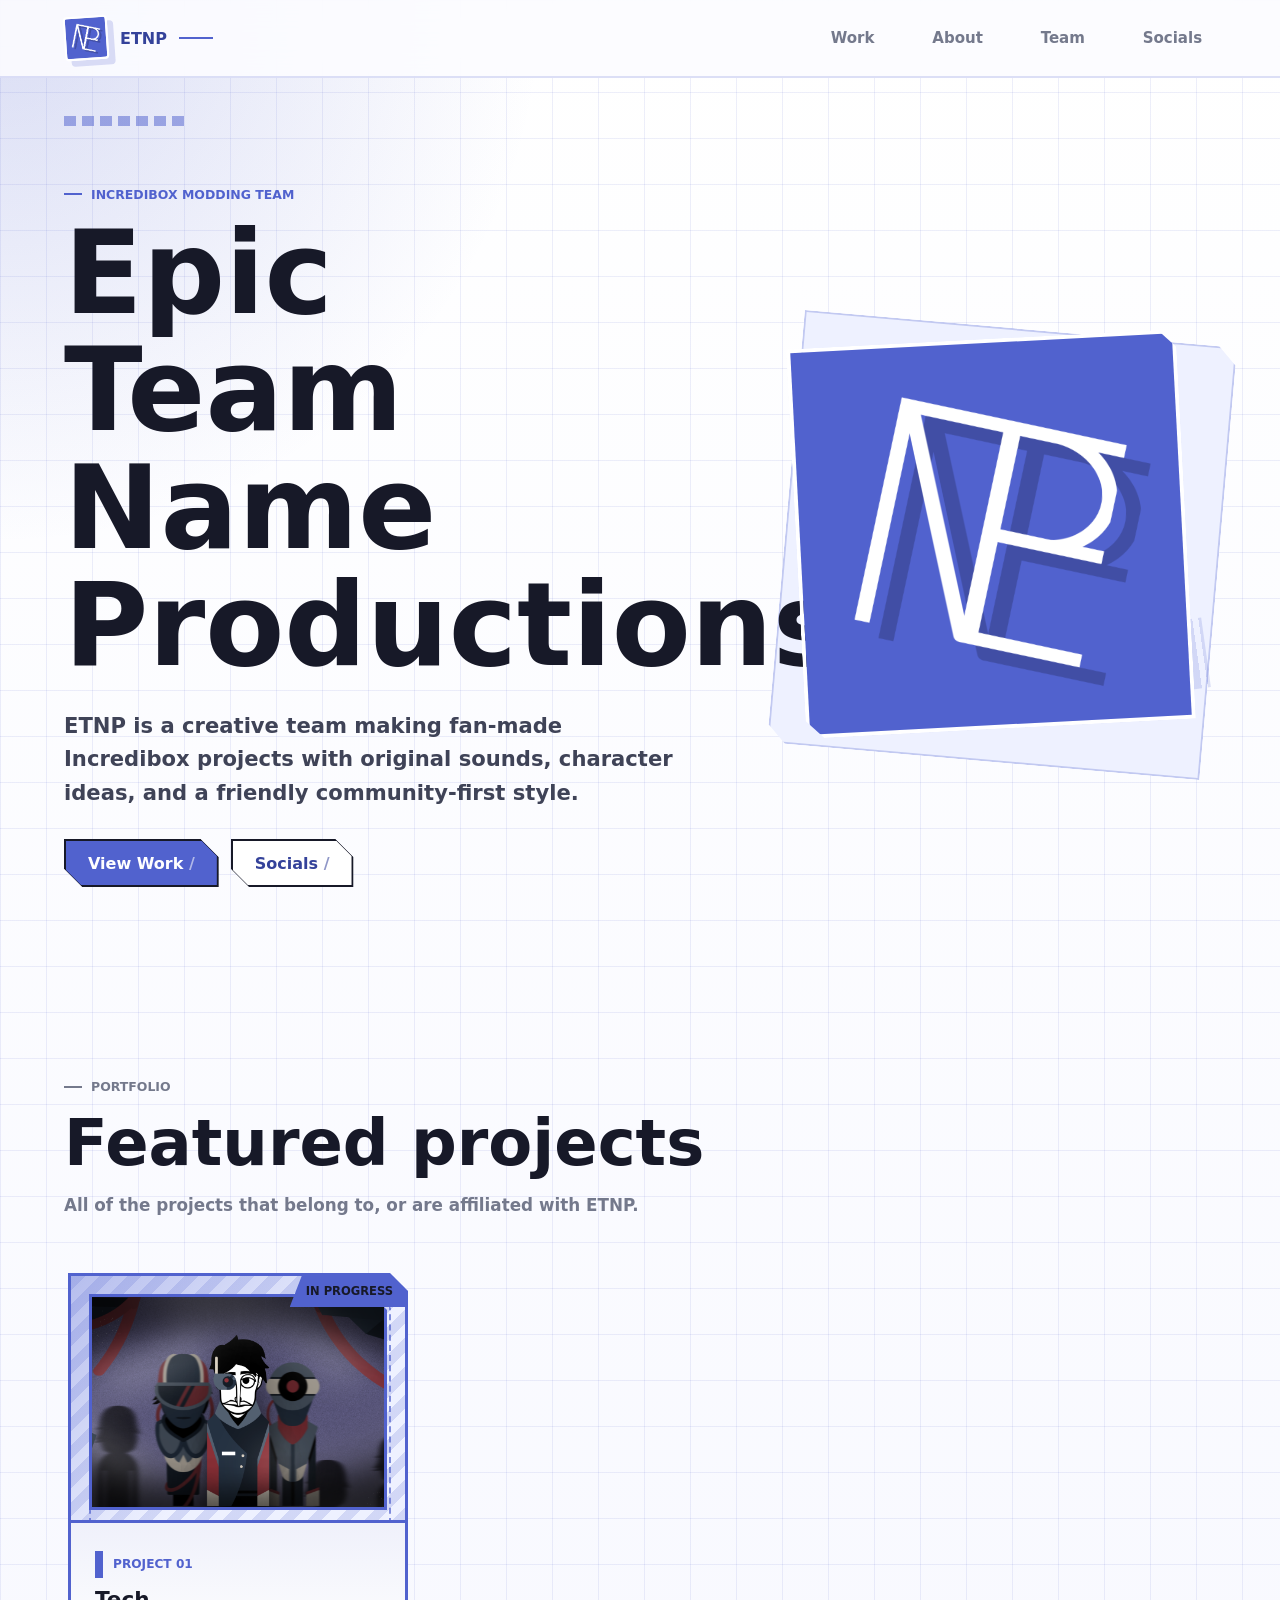
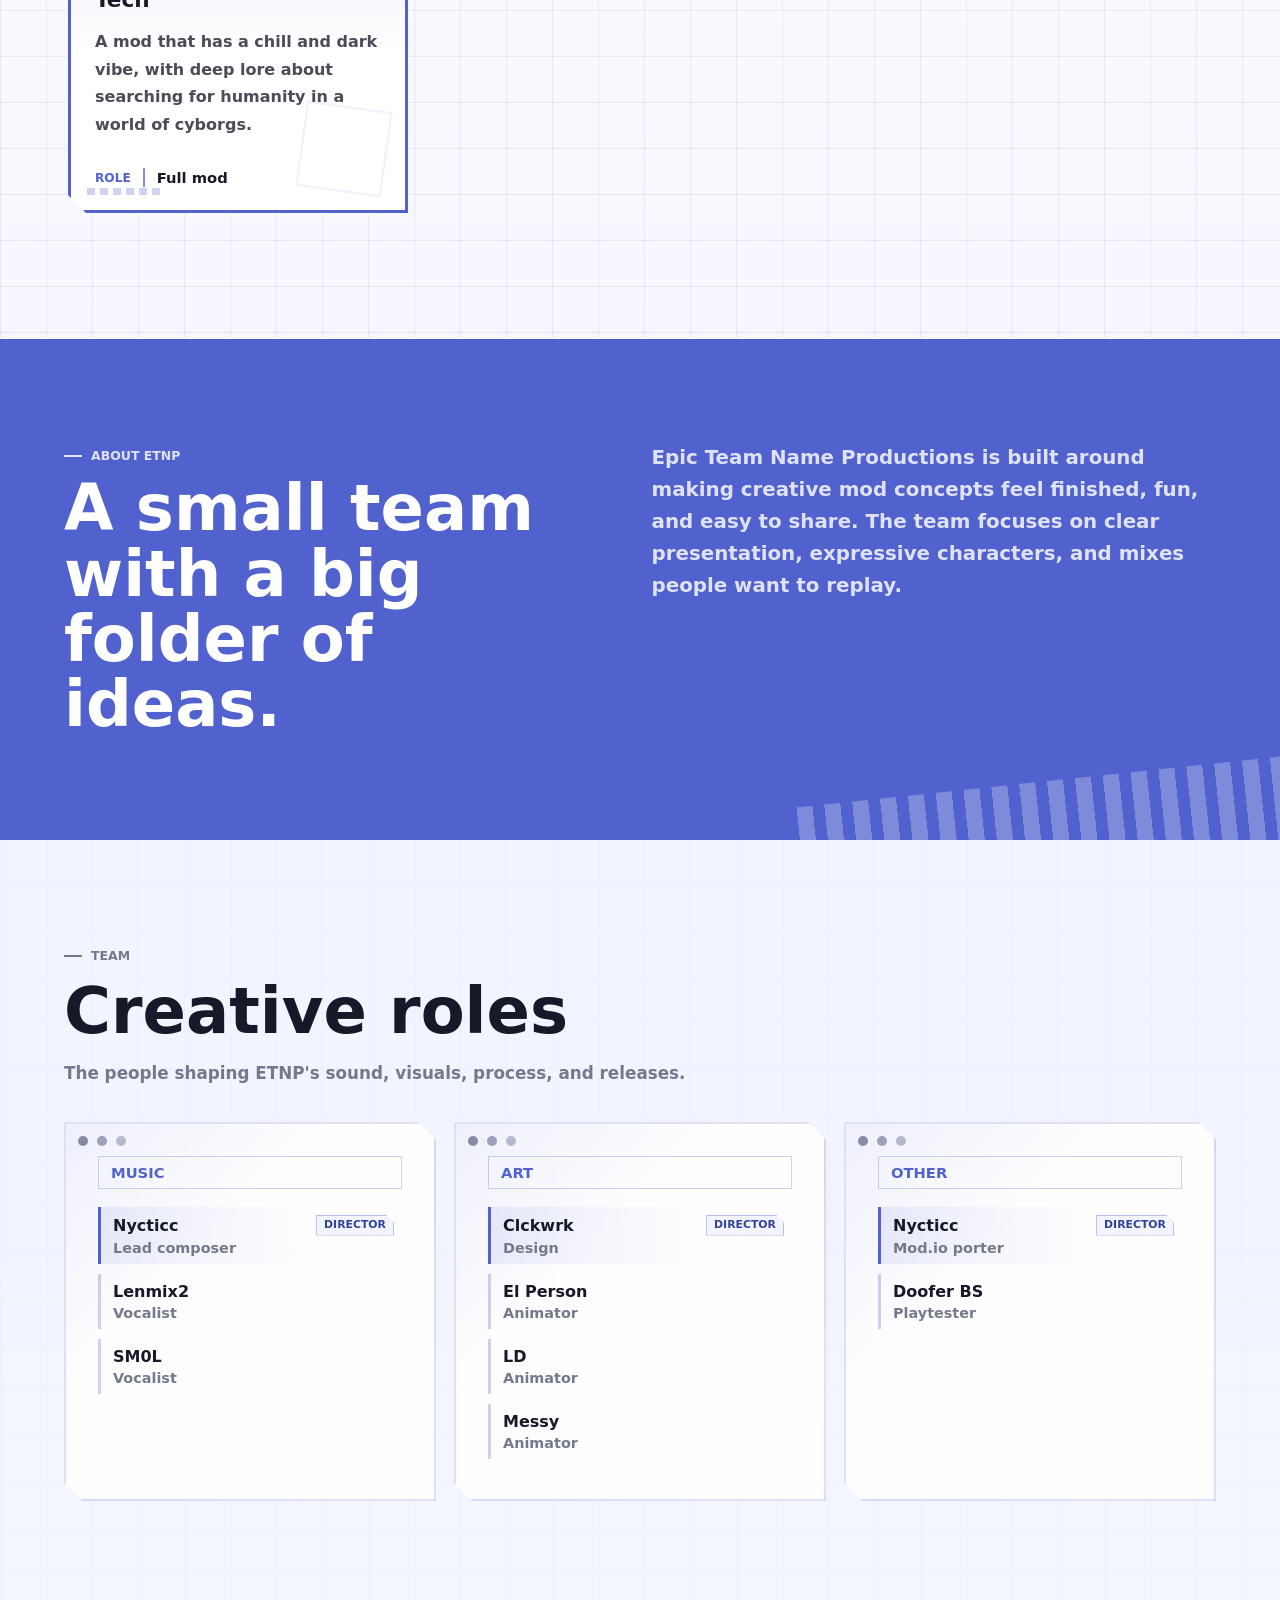
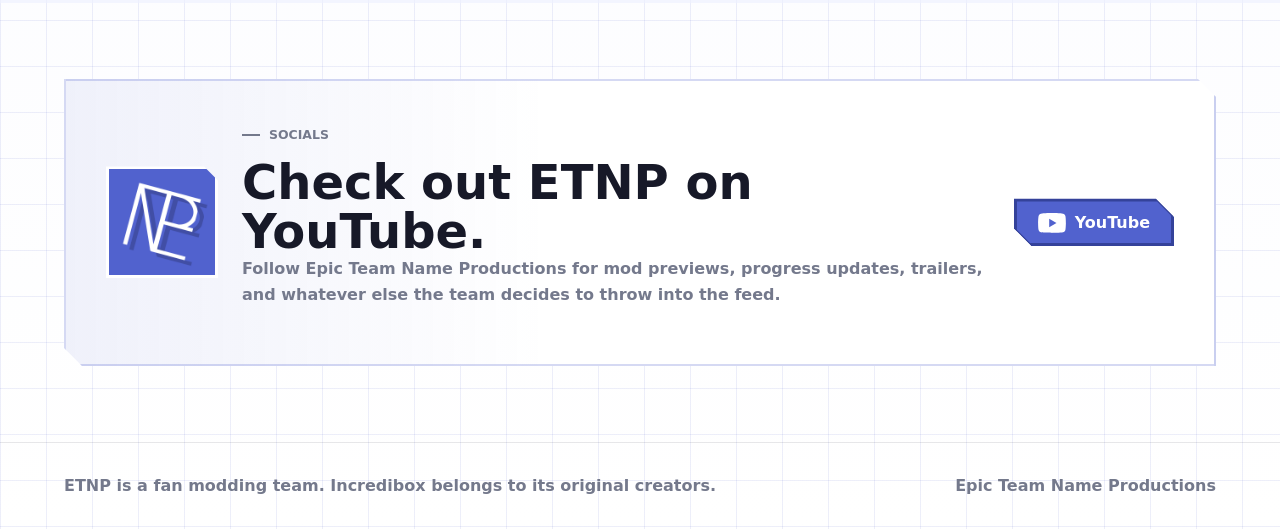
<file: index.html>
<!DOCTYPE html>
<html lang="en">
<head>
  <meta charset="UTF-8">
  <meta name="viewport" content="width=device-width, initial-scale=1.0">
  <title>ETNP | Epic Team Name Productions</title>
  <meta name="description" content="Epic Team Name Productions is an Incredibox modding team portfolio.">
  <link rel="icon" type="image/png" href="assets/etnp-logo.png">
  <link rel="stylesheet" href="styles.css">
  <style>
    .team-list article::after {
      top: 12px;
      left: 12px;
      right: auto;
      width: 10px;
      height: 10px;
      border-radius: 50%;
      background: #858ba7;
      box-shadow: 19px 0 #9ba0bb, 38px 0 #b5b9cd;
      transition: background-color 260ms ease, box-shadow 260ms ease;
    }

    .team-list article:hover::after {
      background: #ff5f57;
      box-shadow: 19px 0 #febc2e, 38px 0 #28c840;
    }
  </style>
</head>
<body>
  <header class="site-header">
    <a class="brand" href="/" aria-label="ETNP home">
      <img src="assets/etnp-logo.png" alt="ETNP logo">
      <span>ETNP</span>
    </a>
    <nav aria-label="Primary navigation">
      <a href="#work">Work</a>
      <a href="#about">About</a>
      <a href="#team">Team</a>
      <a href="#socials">Socials</a>
    </nav>
  </header>

  <main id="top">
    <section class="hero">
      <div class="hero-copy">
        <p class="kicker">Incredibox modding team</p>
        <h1>Epic Team Name Productions</h1>
        <p class="intro">ETNP is a creative team making fan-made Incredibox projects with original sounds, character ideas, and a friendly community-first style.</p>
        <div class="hero-actions">
          <a class="button primary" href="#work"><span>View Work</span></a>
          <a class="button secondary" href="#socials"><span>Socials</span></a>
        </div>
      </div>
      <div class="hero-logo" aria-hidden="true">
        <img src="assets/etnp-logo.png" alt="">
      </div>
    </section>

    <section class="section work" id="work">
      <div class="section-heading">
        <p class="kicker">Portfolio</p>
        <h2>Featured projects</h2>
        <p>All of the projects that belong to, or are affiliated with ETNP.</p>
      </div>
      <div class="project-slider">
        <div class="project-controls" aria-label="Project slider controls">
          <button class="slider-button" type="button" data-project-scroll="-1" aria-label="Previous project">‹</button>
          <button class="slider-button" type="button" data-project-scroll="1" aria-label="Next project">›</button>
        </div>
        <div class="project-viewport" id="projectSlider" tabindex="0" aria-label="Scrollable project cards">
          <div class="project-grid">
            <!--
              To add a card: copy from CARD START through CARD END and paste it inside this project-grid.
              To remove a card: delete from CARD START through CARD END.
              Every card uses the exact same structure. Edit colors, status, image, title, text, and details.
              Set href to the local project page that this card should open.
              --tile-main is the accent, --tile-bg is the image/background area, --tile-panel is behind text, and --tile-ink is text.
            -->
            <!-- CARD START: delete from this line through CARD END to remove this card. -->
            <a class="project-card tech-card" href="projects/tech/" data-local-href="projects/tech/index.html" style="--tile-main: #ab2934; --tile-bg: #151c26; --tile-panel: #211923; --tile-ink: #f3d4d6;" data-status="in progress" aria-label="Open the Tech project page">
              <div class="project-image">
                <img src="assets/tech-logo.png" alt="Project preview placeholder">
              </div>
              <div class="project-info">
                <p class="project-label">Project 01</p>
                <h3>Tech</h3>
                <p>A mod that has a chill and dark vibe, with deep lore about searching for humanity in a world of cyborgs.</p>
                <div class="project-meta" aria-label="Project details">
                  <span>Role</span>
                  <strong>Full mod</strong>
                </div>
              </div>
            </a>
            <!-- CARD END -->

            
            </div>
        </div>
      </div>
    </section>

    <section class="section about" id="about">
      <div>
        <p class="kicker">About ETNP</p>
        <h2>A small team with a big folder of ideas.</h2>
      </div>
      <p>Epic Team Name Productions is built around making creative mod concepts feel finished, fun, and easy to share. The team focuses on clear presentation, expressive characters, and mixes people want to replay.</p>
    </section>

    <section class="section team" id="team">
      <div class="section-heading">
        <p class="kicker">Team</p>
        <h2>Creative roles</h2>
        <p>The people shaping ETNP's sound, visuals, process, and releases.</p>
      </div>
      <div class="team-list">
        <article data-role="Music">
          <ul class="member-list">
            <li class="is-director">
              <span class="member-name">Nycticc</span>
              <span class="member-title">Lead composer</span>
              <strong>Director</strong>
            </li>
            <li>
              <span class="member-name">Lenmix2</span>
              <span class="member-title">Vocalist</span>
            </li>
            <li>
              <span class="member-name">SM0L</span>
              <span class="member-title">Vocalist</span>
            </li>
          </ul>
        </article>
        <article data-role="Art">
          <ul class="member-list">
            <li class="is-director">
              <span class="member-name">Clckwrk</span>
              <span class="member-title">Design</span>
              <strong>Director</strong>
            </li>
            <li>
              <span class="member-name">El Person</span>
              <span class="member-title">Animator</span>
            </li>
            <li>
              <span class="member-name">LD</span>
              <span class="member-title">Animator</span>
            </li>
            <li>
              <span class="member-name">Messy</span>
              <span class="member-title">Animator</span>
            </li>
            <li>
              <span class="member-name">Steze</span>
              <span class="member-title">Animator</span>
            </li>
            <li>
              <span class="member-name">Hexaopaz</span>
              <span class="member-title">Teaser animator</span>
            </li>
            <li>
              <span class="member-name">Edynwkase</span>
              <span class="member-title">Concept artist</span>
            </li>
            <li>
              <span class="member-name">Toha</span>
              <span class="member-title">Concept artist</span>
            </li>
          </ul>
        </article>
        <article data-role="Other">
          <ul class="member-list">
            <li class="is-director">
              <span class="member-name">Nycticc</span>
              <span class="member-title">Mod.io porter</span>
              <strong>Director</strong>
            </li>
            <li>
              <span class="member-name">Doofer BS</span>
              <span class="member-title">Playtester</span>
            </li>
          </ul>
        </article>
      </div>
    </section>

    <section class="contact" id="socials">
      <img src="assets/etnp-logo.png" alt="ETNP logo mark">
      <div>
        <p class="kicker">Socials</p>
        <h2>Check out ETNP on YouTube.</h2>
        <p>Follow Epic Team Name Productions for mod previews, progress updates, trailers, and whatever else the team decides to throw into the feed.</p>
      </div>
      <a class="button primary social-button" href="https://youtube.com/@epicteamnameproductions?si=JfxLOUmA2asnbASn">
        <svg class="youtube-icon" viewBox="0 0 28 20" aria-hidden="true" focusable="false">
          <path d="M27.4 3.1c-.3-1.2-1.2-2.1-2.4-2.4C22.9.1 14 .1 14 .1S5.1.1 3 .7C1.8 1 .9 1.9.6 3.1.1 5.3.1 10 .1 10s0 4.7.5 6.9c.3 1.2 1.2 2.1 2.4 2.4 2.1.6 11 .6 11 .6s8.9 0 11-.6c1.2-.3 2.1-1.2 2.4-2.4.5-2.2.5-6.9.5-6.9s0-4.7-.5-6.9Z"></path>
          <path d="M11.2 14.2V5.8l7.3 4.2-7.3 4.2Z"></path>
        </svg>
        <span>YouTube</span>
      </a>
    </section>
  </main>

  <footer>
    <p>ETNP is a fan modding team. Incredibox belongs to its original creators.</p>
    <p>Epic Team Name Productions</p>
  </footer>
  <script src="script.js"></script>
</body>
</html>
</file>
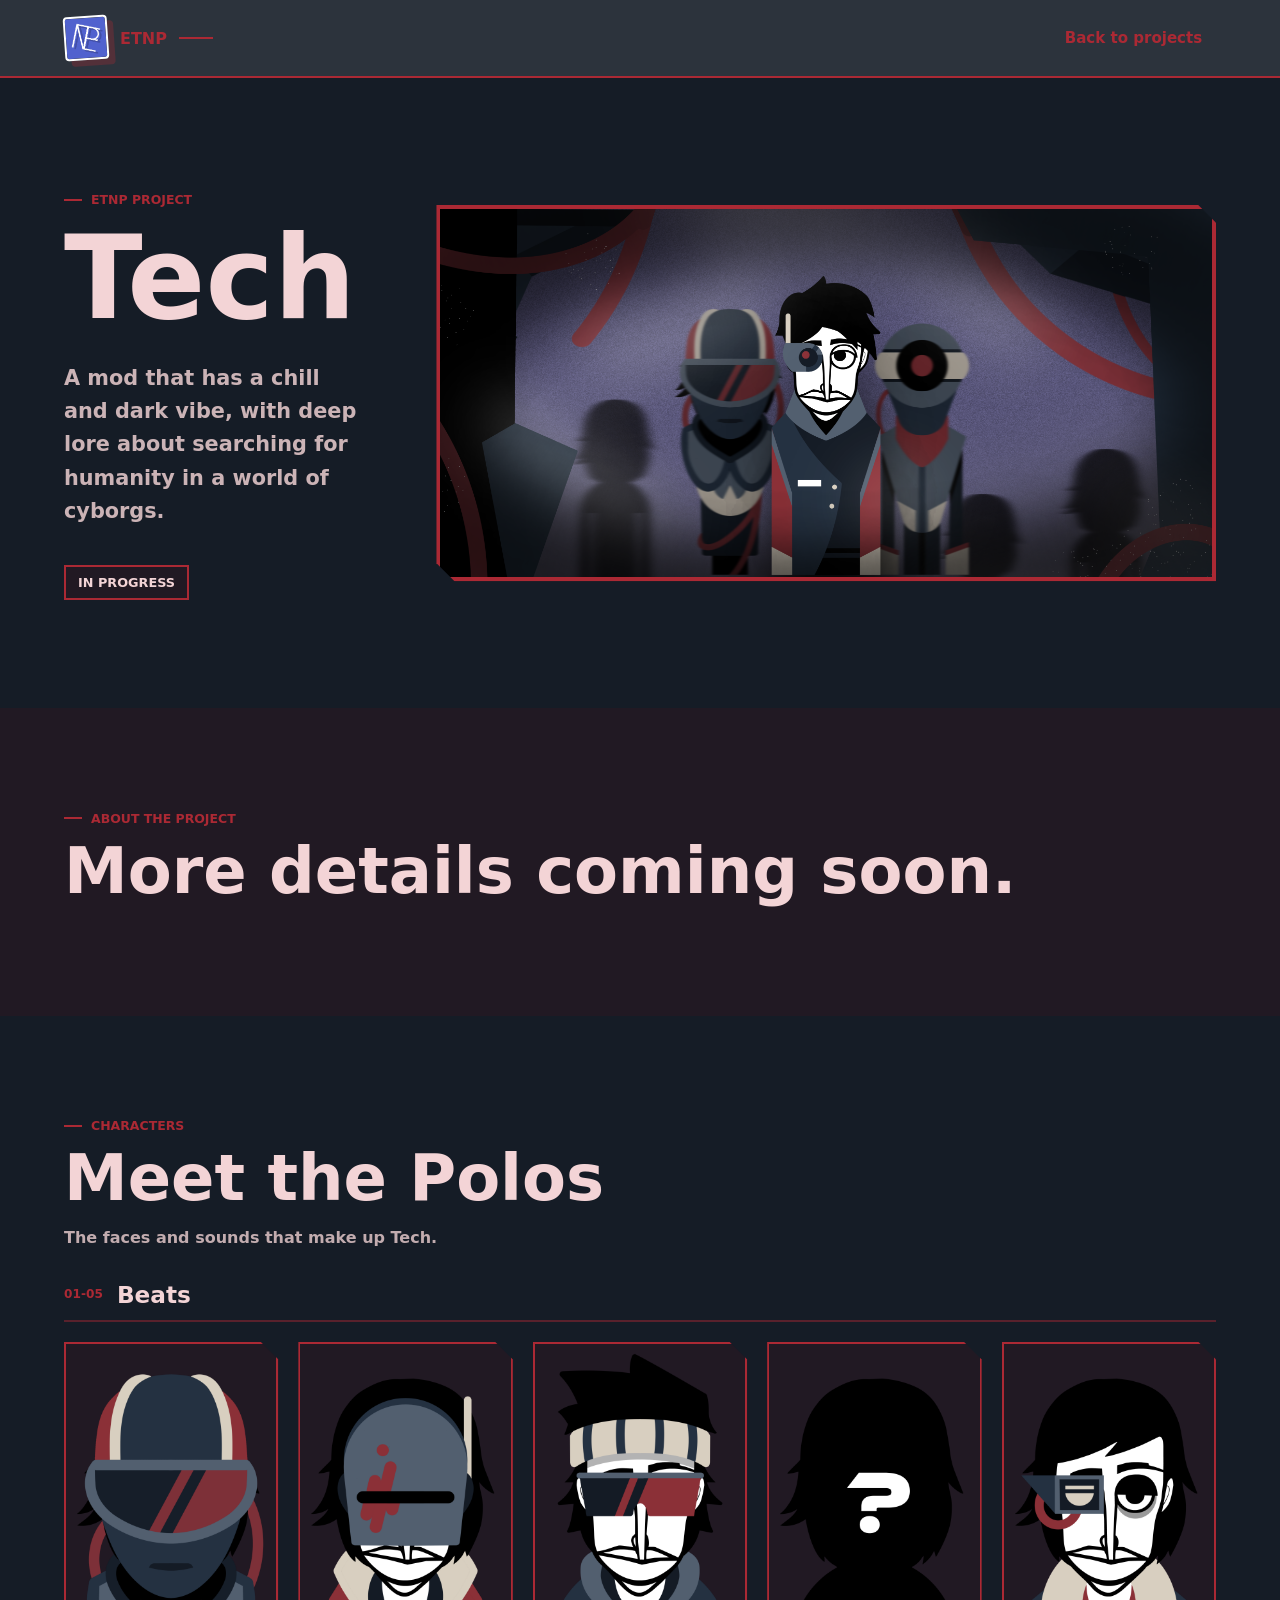
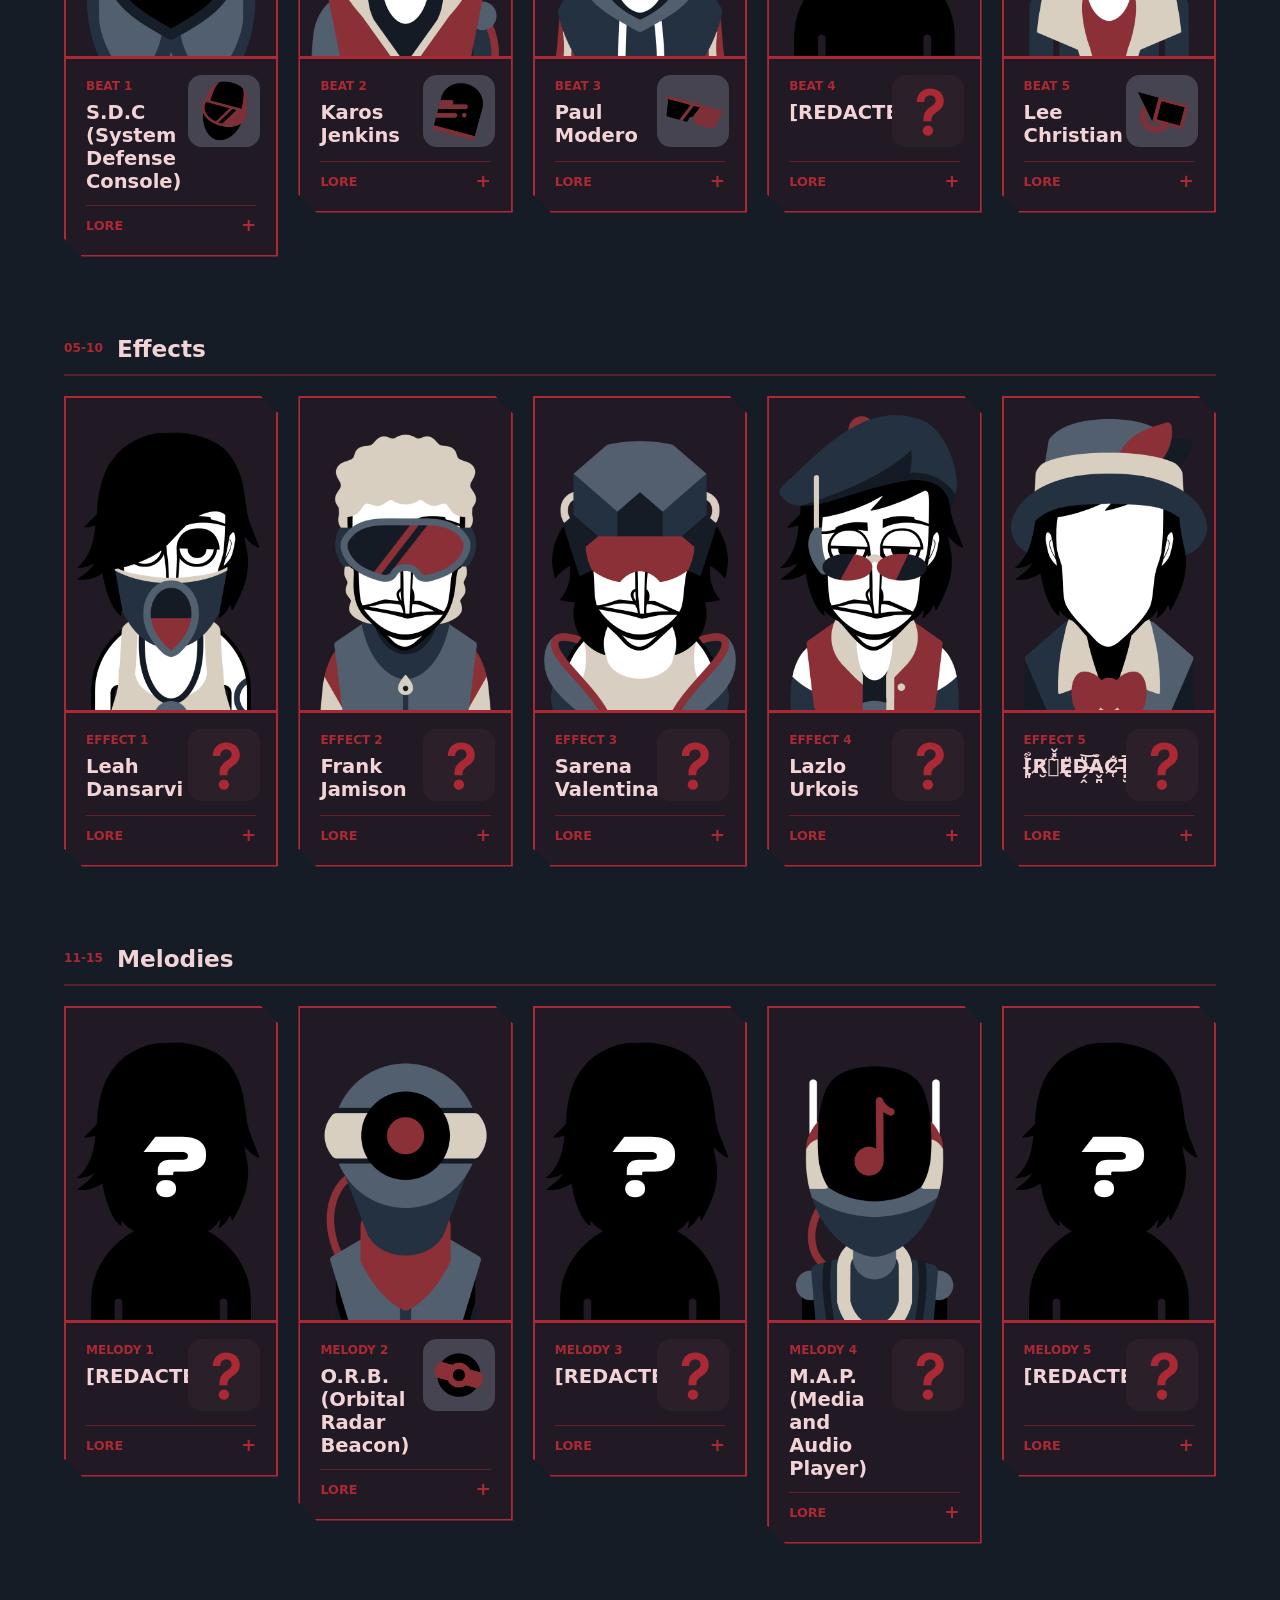
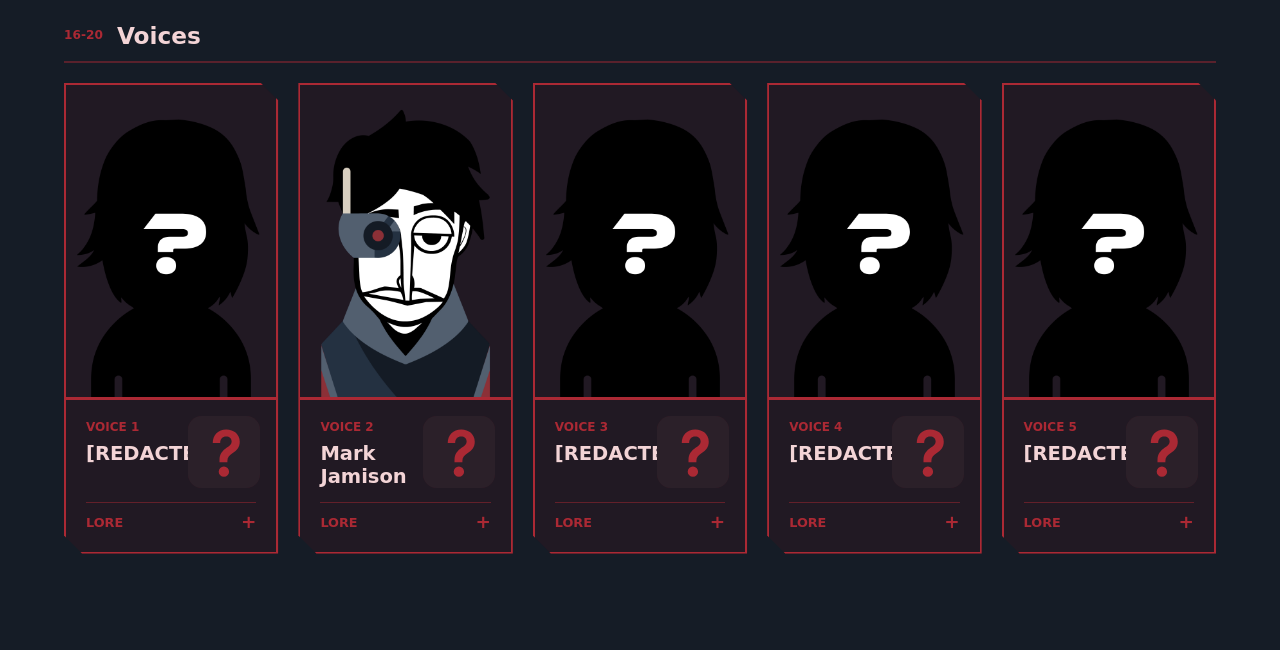
<file: projects/tech/index.html>
<!DOCTYPE html>
<html lang="en">
<head>
  <meta charset="UTF-8">
  <meta name="viewport" content="width=device-width, initial-scale=1.0">
  <title>Tech | ETNP</title>
  <meta name="description" content="Tech, an Incredibox mod by Epic Team Name Productions.">
  <link rel="icon" type="image/png" href="../../assets/etnp-logo.png">
  <link rel="stylesheet" href="../../styles.css">
  <style>
    .project-detail-hero {
      grid-template-columns: minmax(260px, 0.55fr) minmax(0, 1.45fr);
    }

    .project-detail-hero > img {
      width: min(100%, 1380px);
      height: auto;
      aspect-ratio: auto;
      object-fit: contain;
      justify-self: end;
    }

    .polo-card > div {
      position: relative;
      padding-right: 20px;
    }

    .polo-card > div > span,
    .polo-card > div > h3 {
      padding-right: 84px;
    }

    .polo-card h3 {
      min-height: 3rem;
    }

    .polo-description {
      interpolate-size: allow-keywords;
    }

    .polo-description::details-content {
      block-size: 0;
      overflow: hidden;
      opacity: 0;
      transition:
        block-size 300ms ease,
        opacity 220ms ease,
        content-visibility 300ms allow-discrete;
    }

    .polo-description[open]::details-content {
      block-size: auto;
      opacity: 1;
    }

    .polo-description[open] p {
      animation: none;
    }
    .polo-card .polo-icon {
      position: absolute;
      top: 16px;
      right: 16px;
      width: 72px;
      height: 72px;
      aspect-ratio: 1;
      border: 0;
      border-radius: 14px;
      background: color-mix(in srgb, var(--project-main) 14%, transparent);
      object-fit: contain;
      object-position: center;
    }
  </style>
</head>
<body class="project-page" style="--project-main: #ab2934; --project-bg: #151c26; --project-panel: #211923; --project-ink: #f3d4d6;">
  <header class="site-header">
    <a class="brand" href="/" aria-label="Back to ETNP home">
      <img src="../../assets/etnp-logo.png" alt="ETNP logo">
      <span>ETNP</span>
    </a>
    <nav aria-label="Project navigation">
      <a href="/">Back to projects</a>
    </nav>
  </header>

  <main class="project-detail">
    <section class="project-detail-hero">
      <div class="project-detail-copy">
        <p class="kicker">ETNP project</p>
        <h1>Tech</h1>
        <p>A mod that has a chill and dark vibe, with deep lore about searching for humanity in a world of cyborgs.</p>
        <span class="project-detail-status">In progress</span>
      </div>
      <img src="../../assets/tech-logo.png" alt="Tech project artwork">
    </section>

    <section class="project-detail-content">
      <p class="kicker">About the project</p>
      <h2>More details coming soon.</h2>
      <p></p>
    </section>

    <section class="polo-section" id="polos">
      <div class="polo-heading">
        <p class="kicker">Characters</p>
        <h2>Meet the Polos</h2>
        <p>The faces and sounds that make up Tech.</p>
      </div>
      <div class="polo-groups">
        <section class="polo-group">
          <div class="polo-group-heading">
            <span>01-05</span>
            <h3>Beats</h3>
          </div>
          <div class="polo-grid">
            <!-- Copy a complete polo-card block to add another character. Change polo-icon src to that character's icon file. -->
            <article class="polo-card">
              <img src="../../assets/polos/Punk.png" alt="Polo character placeholder">
              <div>
                <img class="polo-icon" src="../../assets/picto/sdc.png" alt="Icon placeholder">
                <span>Beat 1</span>
                <h3>S.D.C (System Defense Console)</h3>
                <details class="polo-description">
                  <summary>Lore</summary>
                  <p>Built by P.S.U. to manage most, if not all of their automated systems. It is located at the top of the P.S.U. Headquarters. Despite this, it seems oddly... human. P.S.U. refuses to give more information about, or allow anyone close to it.</p>
                </details>
              </div>
            </article>
            <article class="polo-card">
              <img src="../../assets/polos/Electro.png" alt="Polo character placeholder">
              <div>
                <img class="polo-icon" src="../../assets/picto/karos.png" alt="Icon placeholder">
                <span>Beat 2</span>
                <h3>Karos Jenkins</h3>
                <details class="polo-description">
                  <summary>Lore</summary>
                  <p>A leading lieutenant for P.S.U., often opting for the extreme solutions to his problems. He always prefers steel over flesh, hence his cybernetic arm. He could've saved that arm but he insisted on replacing it. He then went and replaced most of, if not his whole body despite constant warnings about it.</p>
                </details>
              </div>
            </article>
            <article class="polo-card">
              <img src="../../assets/polos/Hyper.png" alt="Polo character placeholder">
              <div>
                <img class="polo-icon" src="../../assets/picto/paul.png" alt="Icon placeholder">
                <span>Beat 3</span>
                <h3>Paul Modero</h3>
                <details class="polo-description">
                  <summary>Lore</summary>
                  <p>A fitness trainer for P.S.U. He rejected cybernetics for their "lack of skill required" in favor of his natural agility, aside from the respiratory enhancements needed to survive on Earth. He is typically jogging anywhere he can in his free time</p>
                </details>
              </div>
            </article>
            <article class="polo-card">
              <img src="../../assets/polos/REDACTED.png" alt="Polo character placeholder">
              <div>
                <img class="polo-icon" src="../../assets/polos/icon-placeholder.svg" alt="Icon placeholder">
                <span>Beat 4</span>
                <h3>[REDACTED]</h3>
                <details class="polo-description">
                  <summary>Lore</summary>
                  <p>[REDACTED]</p>
                </details>
              </div>
            </article>
            <article class="polo-card">
              <img src="../../assets/polos/Evol.png" alt="Polo character placeholder">
              <div>
                <img class="polo-icon" src="../../assets/picto/evol.png" alt="Icon placeholder">
                <span>Beat 5</span>
                <h3>Lee Christian</h3>
                <details class="polo-description">
                  <summary>Lore</summary>
                  <p>The main contractor for P.S.U. He is one of few people to not really embrace cybernetics as another enjoyer of nature. More specifically animals hence why he adopted some of humanities few far between cats remaining on the planet.</p>
                </details>
              </div>
            </article>
          </div>
        </section>
        <section class="polo-group">
          <div class="polo-group-heading">
            <span>05-10</span>
            <h3>Effects</h3>
          </div>
          <div class="polo-grid">
            <!-- Copy a complete polo-card block to add another character. Change polo-icon src to that character's icon file. -->
            <article class="polo-card">
              <img src="../../assets/polos/July.png" alt="Polo character placeholder">
              <div>
                <img class="polo-icon" src="../../assets/polos/icon-placeholder.svg" alt="Icon placeholder">
                <span>Effect 1</span>
                <h3>Leah Dansarvi</h3>
                <details class="polo-description">
                  <summary>Lore</summary>
                  <p>A protest leader against the advancement of technology and environmental destruction, despite this fact she is actually rather socially awkward in practice of anything but protesting. Her rebreather was a medical installation for her panic attacks much to her displeasure.</p>
                </details>
              </div>
            </article>
            <article class="polo-card">
              <img src="../../assets/polos/Remark.png" alt="Polo character placeholder">
              <div>
                <img class="polo-icon" src="../../assets/polos/icon-placeholder.svg" alt="Icon placeholder">
                <span>Effect 2</span>
                <h3>Frank Jamison</h3>
                <details class="polo-description">
                  <summary>Lore</summary>
                  <p>He is Mark's brother, who Mark presumed was dead after a severe car accident. He is the leading manager of F.H.I., and typically spends his time in his lavish home in the outskirts.</p>
                </details>
              </div>
            </article>
            <article class="polo-card">
              <img src="../../assets/polos/Lenny.png" alt="Polo character placeholder">
              <div>
                <img class="polo-icon" src="../../assets/polos/icon-placeholder.svg" alt="Icon placeholder">
                <span>Effect 3</span>
                <h3>Sarena Valentina</h3>
                <details class="polo-description">
                  <summary>Lore</summary>
                  <p>A popular socialite. Typically a figurehead or model for most company branding including the U.E.T.A., P.S.U., or F.H.I. Despite this, she envies Leah's looks to a point of a dynamic rivalry between the two. Almost like they like each other or something.</p>
                </details>
              </div>
            </article>
            <article class="polo-card">
              <img src="../../assets/polos/Artist.png" alt="Polo character placeholder">
              <div>
                <img class="polo-icon" src="../../assets/polos/icon-placeholder.svg" alt="Icon placeholder">
                <span>Effect 4</span>
                <h3>Lazlo Urkois</h3>
                <details class="polo-description">
                  <summary>Lore</summary>
                  <p>A dropout artist working under the U.E.T.A., he's rather passionate about his creations, typically helping to maintenance the many creations of the association. So much so, that he installed a cybernetic ear that gives him pings when a robot is in any form of need for maintenance</p>
                </details>
              </div>
            </article>
            <article class="polo-card">
              <img src="../../assets/polos/Faceless.png" alt="Polo character placeholder">
              <div>
                <img class="polo-icon" src="../../assets/polos/icon-placeholder.svg" alt="Icon placeholder">
                <span>Effect 5</span>
                <h3>[̵͈̀͋R̸̮͕̀̽̌E̷̢̎D̴̗̭̎͝Ă̶̬̪C̷̜̐T̶̨̺̫̃̅̕Ę̶̉Ḏ̵̤̉]̸̗̣̤͐</h3>
                <details class="polo-description">
                  <summary>Lore</summary>
                  <p>As much as known, this is the mysterious enigma of a leader running the U.E.T.A. He redacted his own file after his leadership started. It's unknown wether the lack of his face is truly a physical property, a mask, or just an illusion of sorts.</p>
                </details>
              </div>
            </article>
          </div>
        </section>
        <section class="polo-group">
          <div class="polo-group-heading">
            <span>11-15</span>
            <h3>Melodies</h3>
          </div>
          <div class="polo-grid">
            <!-- Copy a complete polo-card block to add another character. Change polo-icon src to that character's icon file. -->
            <article class="polo-card">
              <img src="../../assets/polos/REDACTED.png" alt="Polo character placeholder">
              <div>
                <img class="polo-icon" src="../../assets/polos/icon-placeholder.svg" alt="Icon placeholder">
                <span>Melody 1</span>
                <h3>[REDACTED]</h3>
                <details class="polo-description">
                  <summary>Lore</summary>
                  <p>[REDACTED]</p>
                </details>
              </div>
            </article>
            <article class="polo-card">
              <img src="../../assets/polos/Orbit.png" alt="Polo character placeholder">
              <div>
                <img class="polo-icon" src="../../assets/picto/orb.png" alt="Icon placeholder">
                <span>Melody 2</span>
                <h3>O.R.B. (Orbital Radar Beacon)</h3>
                <details class="polo-description">
                  <summary>Lore</summary>
                  <p>A fully autonomous robot designated to relay and broadcast orbital signals. They used to be widespread but eventually resources were stretched so thin that only one remained. Created by U.E.T.A.</p>
                </details>
              </div>
            </article>
            <article class="polo-card">
              <img src="../../assets/polos/REDACTED.png" alt="Polo character placeholder">
              <div>
                <img class="polo-icon" src="../../assets/polos/icon-placeholder.svg" alt="Icon placeholder">
                <span>Melody 3</span>
                <h3>[REDACTED]</h3>
                <details class="polo-description">
                  <summary>Lore</summary>
                  <p>[REDACTED]</p>
                </details>
              </div>
            </article>
            <article class="polo-card">
              <img src="../../assets/polos/Daft.png" alt="Polo character placeholder">
              <div>
                <img class="polo-icon" src="../../assets/polos/icon-placeholder.svg" alt="Icon placeholder">
                <span>Melody 4</span>
                <h3>M.A.P. (Media and Audio Player)</h3>
                <details class="polo-description">
                  <summary>Lore</summary>
                  <p>An odd creation by the U.E.T.A., solely based for recreation. Despite the oddity of this one, it seems to get special attention from Lazlo. Though there are many of this kind, it's the only one fully upgraded to it's maximum potential</p>
                </details>
              </div>
            </article>
            <article class="polo-card">
              <img src="../../assets/polos/REDACTED.png" alt="Polo character placeholder">
              <div>
                <img class="polo-icon" src="../../assets/polos/icon-placeholder.svg" alt="Icon placeholder">
                <span>Melody 5</span>
                <h3>[REDACTED]</h3>
                <details class="polo-description">
                  <summary>Lore</summary>
                  <p>[REDACTED]</p>
                </details>
              </div>
            </article>
          </div>
        </section>
        <section class="polo-group">
          <div class="polo-group-heading">
            <span>16-20</span>
            <h3>Voices</h3>
          </div>
          <div class="polo-grid">
            <!-- Copy a complete polo-card block to add another character. Change polo-icon src to that character's icon file. -->
            <article class="polo-card">
              <img src="../../assets/polos/REDACTED.png" alt="Polo character placeholder">
              <div>
                <img class="polo-icon" src="../../assets/polos/icon-placeholder.svg" alt="Icon placeholder">
                <span>Voice 1</span>
                <h3>[REDACTED]</h3>
                <details class="polo-description">
                  <summary>Lore</summary>
                  <p>[REDACTED]</p>
                </details>
              </div>
            </article>
            <article class="polo-card">
              <img src="../../assets/polos/Astral.png" alt="Polo character placeholder">
              <div>
                <img class="polo-icon" src="../../assets/polos/icon-placeholder.svg" alt="Icon placeholder">
                <span>Voice 2</span>
                <h3>Mark Jamison</h3>
                <details class="polo-description">
                  <summary>Lore</summary>
                  <p>A recently awoken person from the past. A literal man out of time. He seems very conflicted about the future laid before him. In his time, he was rather passionate about nature, often having tended to gardens of his own make.</p>
                </details>
              </div>
            </article>
            <article class="polo-card">
              <img src="../../assets/polos/REDACTED.png" alt="Polo character placeholder">
              <div>
                <img class="polo-icon" src="../../assets/polos/icon-placeholder.svg" alt="Icon placeholder">
                <span>Voice 3</span>
                <h3>[REDACTED]</h3>
                <details class="polo-description">
                  <summary>Lore</summary>
                  <p>[REDACTED]</p>
                </details>
              </div>
            </article>
            <article class="polo-card">
              <img src="../../assets/polos/REDACTED.png" alt="Polo character placeholder">
              <div>
                <img class="polo-icon" src="../../assets/polos/icon-placeholder.svg" alt="Icon placeholder">
                <span>Voice 4</span>
                <h3>[REDACTED]</h3>
                <details class="polo-description">
                  <summary>Lore</summary>
                  <p>[REDACTED]</p>
                </details>
              </div>
            </article>
            <article class="polo-card">
              <img src="../../assets/polos/REDACTED.png" alt="Polo character placeholder">
              <div>
                <img class="polo-icon" src="../../assets/polos/icon-placeholder.svg" alt="Icon placeholder">
                <span>Voice 5</span>
                <h3>[REDACTED]</h3>
                <details class="polo-description">
                  <summary>Lore</summary>
                  <p>[REDACTED]</p>
                </details>
              </div>
            </article>
          </div>
        </section>
      </div>
    </section>
  </main>
  <script src="../../script.js"></script>
</body>
</html>
</file>
<file: styles.css>
:root {
  --brand: #5162ce;
  --brand-dark: #34429a;
  --brand-soft: #eef1ff;
  --project-card-width: 340px;
  --project-card-height: 540px;
  --ink: #171928;
  --text: #3f4357;
  --muted: #74798c;
  --paper: #fcfcff;
  --panel: #ffffff;
  --line: rgba(23, 25, 40, 0.1);
  --shadow: 0 22px 60px rgba(36, 46, 112, 0.12);
  --angle: polygon(0 0, calc(100% - 18px) 0, 100% 18px, 100% 100%, 18px 100%, 0 calc(100% - 18px));
}

@property --card-main {
  syntax: "<color>";
  inherits: true;
  initial-value: #5162ce;
}

@property --card-bg {
  syntax: "<color>";
  inherits: true;
  initial-value: #eef1ff;
}

@property --card-panel {
  syntax: "<color>";
  inherits: true;
  initial-value: #ffffff;
}

@property --card-ink {
  syntax: "<color>";
  inherits: true;
  initial-value: #171928;
}
* {
  box-sizing: border-box;
}

html {
  scroll-behavior: smooth;
}

body {
  margin: 0;
  background:
    linear-gradient(90deg, color-mix(in srgb, var(--brand) 10%, transparent) 1px, transparent 1px),
    linear-gradient(180deg, color-mix(in srgb, var(--brand) 10%, transparent) 1px, transparent 1px),
    radial-gradient(circle at top left, color-mix(in srgb, var(--brand) 22%, transparent), transparent 34rem),
    linear-gradient(180deg, #ffffff 0%, #f7f8ff 52%, #ffffff 100%);
  background-size: 46px 46px, 46px 46px, auto, auto;
  color: var(--ink);
  font-family: Inter, ui-sans-serif, system-ui, -apple-system, BlinkMacSystemFont, "Segoe UI", sans-serif;
  transition: background 260ms ease;
}

body,
.site-header,
.brand,
.brand::after,
.brand img,
nav a,
nav a::before,
nav a::after,
.hero::before,
.kicker,
.button::after,
.hero-logo::before,
.hero-logo::after,
.about,
.team,
.contact,
.team-list article,
.team-list article::before,
.team-list article::after {
  transition:
    background 260ms ease,
    background-color 260ms ease,
    border-color 260ms ease,
    box-shadow 260ms ease,
    color 260ms ease,
    opacity 260ms ease,
    transform 160ms ease;
}

a {
  color: inherit;
  text-decoration: none;
}

.site-header {
  position: sticky;
  top: 0;
  z-index: 10;
  display: flex;
  align-items: center;
  justify-content: space-between;
  gap: 22px;
  padding: 16px clamp(18px, 5vw, 72px);
  background: rgba(252, 252, 255, 0.9);
  border-bottom: 2px solid color-mix(in srgb, var(--brand) 18%, transparent);
  backdrop-filter: blur(18px);
}

.brand {
  position: relative;
  display: inline-flex;
  align-items: center;
  gap: 12px;
  color: var(--brand-dark);
  font-weight: 800;
}

.brand::after {
  width: 34px;
  height: 2px;
  content: "";
  background: var(--brand);
}

.brand img {
  width: 44px;
  height: 44px;
  border: 2px solid #fff;
  border-radius: 4px;
  object-fit: cover;
  box-shadow: 6px 6px 0 color-mix(in srgb, var(--brand) 20%, transparent);
  transform: rotate(-4deg);
}

nav {
  display: flex;
  align-items: center;
  gap: clamp(12px, 3vw, 30px);
  color: var(--muted);
  font-size: 0.94rem;
  font-weight: 700;
}

nav a {
  position: relative;
  padding: 8px 4px;
  transition: color 160ms ease, transform 160ms ease;
}

nav a::before,
nav a::after {
  color: var(--brand);
  opacity: 0;
  transition: opacity 160ms ease, transform 160ms ease;
}

nav a::before {
  content: "[";
  margin-right: 3px;
  transform: translateX(4px);
}

nav a::after {
  content: "]";
  margin-left: 3px;
  transform: translateX(-4px);
}

nav a:hover,
nav a:focus-visible {
  color: var(--brand);
  transform: translateY(-1px);
}

nav a:hover::before,
nav a:hover::after,
nav a:focus-visible::before,
nav a:focus-visible::after {
  opacity: 1;
  transform: translateX(0);
}

.hero {
  position: relative;
  min-height: calc(100vh - 75px);
  display: grid;
  grid-template-columns: minmax(280px, 1fr) minmax(260px, 0.72fr);
  align-items: center;
  gap: clamp(32px, 6vw, 86px);
  padding: clamp(52px, 8vw, 112px) clamp(18px, 5vw, 72px) clamp(44px, 7vw, 84px);
}

.hero::before {
  position: absolute;
  left: clamp(18px, 5vw, 72px);
  top: 38px;
  width: 126px;
  height: 10px;
  content: "";
  background: repeating-linear-gradient(90deg, var(--brand) 0 12px, transparent 12px 18px);
  opacity: 0.52;
  z-index: 0;
}

.hero-copy {
  position: relative;
  z-index: 1;
  max-width: 760px;
}

.kicker {
  display: inline-flex;
  align-items: center;
  gap: 9px;
  margin: 0 0 13px;
  color: var(--brand);
  font-size: 0.78rem;
  font-weight: 800;
  letter-spacing: 0;
  text-transform: uppercase;
}

.kicker::before {
  width: 18px;
  height: 2px;
  content: "";
  background: currentColor;
}

h1,
h2,
h3,
p {
  margin-top: 0;
}

h1,
h2 {
  letter-spacing: 0;
  line-height: 1.02;
}

h1 {
  max-width: 11ch;
  margin-bottom: 24px;
  font-size: clamp(3.7rem, 9vw, 8rem);
  font-weight: 900;
  text-wrap: balance;
}

h2 {
  margin-bottom: 0;
  font-size: clamp(2rem, 5vw, 4.4rem);
  font-weight: 800;
}

h3 {
  margin-bottom: 10px;
  font-size: 1.22rem;
}

.intro {
  max-width: 660px;
  color: var(--text);
  font-size: clamp(1.08rem, 2vw, 1.32rem);
  font-weight: 600;
  line-height: 1.58;
}

.hero-actions {
  display: flex;
  flex-wrap: wrap;
  gap: 12px;
  margin-top: 30px;
}

.button {
  position: relative;
  display: inline-flex;
  min-height: 48px;
  align-items: center;
  justify-content: center;
  border: 0;
  border-radius: 0;
  clip-path: var(--angle);
  padding: 0 24px;
  font-weight: 800;
  isolation: isolate;
  transition: transform 160ms ease;
}

.button::before {
  position: absolute;
  inset: 0;
  z-index: -2;
  content: "";
  background: var(--ink);
  clip-path: var(--angle);
}

.button::after {
  position: absolute;
  inset: 2px;
  z-index: -1;
  content: "";
  clip-path: polygon(0 0, calc(100% - 15px) 0, 100% 15px, 100% 100%, 15px 100%, 0 calc(100% - 15px));
  transition: transform 160ms ease, background 160ms ease;
}

.button span::after {
  content: "  /";
  color: currentColor;
  opacity: 0.55;
}

.social-button {
  align-items: center;
  gap: 9px;
}

.social-button > span::after {
  content: "";
}

.youtube-icon {
  width: 28px;
  height: 20px;
  flex: 0 0 auto;
  fill: currentColor;
  transform: translateY(1px);
}

.youtube-icon path:last-child {
  fill: var(--brand);
}

.button:hover,
.button:focus-visible {
  transform: translate(-3px, -3px);
}

.button:hover::after,
.button:focus-visible::after {
  transform: translate(5px, 5px);
}

.button.social-button::before {
  background: var(--brand-dark);
}

.button.social-button::after {
  inset: 3px;
  clip-path: polygon(0 0, calc(100% - 14px) 0, 100% 14px, 100% 100%, 14px 100%, 0 calc(100% - 14px));
}

.button.social-button:hover,
.button.social-button:focus-visible {
  box-shadow: 6px 6px 0 color-mix(in srgb, var(--brand-dark) 28%, transparent);
}

.button.social-button:hover::after,
.button.social-button:focus-visible::after {
  transform: none;
}

.button.primary {
  color: #fff;
}

.button.primary::after {
  background: var(--brand);
}

.button.secondary {
  color: var(--brand-dark);
}

.button.secondary::after {
  background: #fff;
}

.hero-logo {
  position: relative;
  display: grid;
  place-items: center;
}

.hero-logo::before {
  position: absolute;
  width: min(74vw, 430px);
  aspect-ratio: 1;
  border: 2px solid color-mix(in srgb, var(--brand) 28%, transparent);
  border-radius: 0;
  content: "";
  background: var(--brand-soft);
  clip-path: var(--angle);
  transform: rotate(5deg) translate(12px, 10px);
}

.hero-logo::after {
  position: absolute;
  right: 2%;
  bottom: 7%;
  width: 44%;
  height: 18%;
  content: "";
  background: repeating-linear-gradient(90deg, var(--brand) 0 9px, transparent 9px 15px);
  opacity: 0.18;
  transform: rotate(-8deg);
}

.hero-logo img {
  position: relative;
  z-index: 1;
  width: min(72vw, 390px);
  aspect-ratio: 1;
  border: 4px solid #fff;
  border-radius: 0;
  object-fit: cover;
  box-shadow: var(--shadow);
  clip-path: var(--angle);
  transform: rotate(-3deg);
}

.section {
  padding: clamp(58px, 8vw, 104px) clamp(18px, 5vw, 72px);
}

.section-heading {
  max-width: 860px;
  margin-bottom: 34px;
}

.section-heading p,
.about > p,
.team-list p,
.contact p,
footer {
  color: var(--muted);
  font-weight: 600;
  line-height: 1.62;
}

.section-heading > p:last-child {
  max-width: 660px;
  margin-top: 16px;
  font-size: 1.05rem;
}

.project-slider {
  display: grid;
  gap: 16px;
}

.project-controls {
  display: flex;
  justify-content: flex-end;
  gap: 10px;
}

.slider-button {
  display: grid;
  place-items: center;
  width: 44px;
  height: 40px;
  padding: 0 0 7px;
  border: 2px solid var(--ink);
  color: var(--brand-dark);
  background: #fff;
  clip-path: polygon(0 0, calc(100% - 12px) 0, 100% 12px, 100% 100%, 12px 100%, 0 calc(100% - 12px));
  cursor: pointer;
  font: 900 1.85rem/1 Inter, ui-sans-serif, system-ui, sans-serif;
  transition: transform 160ms ease, box-shadow 160ms ease, opacity 160ms ease;
}

.slider-button:hover,
.slider-button:focus-visible {
  box-shadow: 5px 5px 0 color-mix(in srgb, var(--brand) 26%, transparent);
  transform: translate(-2px, -2px);
}

.slider-button:disabled {
  cursor: not-allowed;
  opacity: 0.42;
  transform: none;
  box-shadow: none;
}

.slider-button[hidden] {
  display: none;
}

.project-viewport {
  max-width: 100%;
  overflow-x: auto;
  overflow-y: hidden;
  padding: 4px 16px 24px 4px;
  scroll-behavior: smooth;
  scroll-snap-type: x mandatory;
  scrollbar-color: var(--brand) color-mix(in srgb, var(--brand-soft) 70%, #fff);
}

.project-viewport:focus-visible {
  outline: 3px solid color-mix(in srgb, var(--brand) 46%, transparent);
  outline-offset: 8px;
}

.project-viewport::-webkit-scrollbar {
  height: 12px;
}

.project-viewport::-webkit-scrollbar-track {
  background: color-mix(in srgb, var(--brand-soft) 70%, #fff);
}

.project-viewport::-webkit-scrollbar-thumb {
  border: 3px solid color-mix(in srgb, var(--brand-soft) 70%, #fff);
  background: var(--brand);
}

.project-grid {
  display: flex;
  width: max-content;
  gap: 22px;
}

.project-card,
.team-list article {
  position: relative;
  border: 2px solid color-mix(in srgb, var(--brand) 18%, transparent);
  border-radius: 0;
  background: rgba(255, 255, 255, 0.9);
  box-shadow: 8px 8px 0 color-mix(in srgb, var(--brand) 12%, transparent);
  clip-path: var(--angle);
  overflow: hidden;
  transition: transform 180ms ease, box-shadow 180ms ease, border-color 180ms ease;
}

.team-list article {
  display: flex;
  min-height: 320px;
  flex-direction: column;
  padding: clamp(22px, 3vw, 32px);
  background:
    linear-gradient(135deg, color-mix(in srgb, var(--brand) 9%, transparent), transparent 36%),
    rgba(255, 255, 255, 0.9);
}

.project-card {
  --tile-main: var(--brand);
  --tile-bg: var(--brand-soft);
  --tile-panel: #ffffff;
  --tile-ink: var(--ink);
  --card-main: var(--brand);
  --card-bg: var(--brand-soft);
  --card-panel: #ffffff;
  --card-ink: var(--ink);
  display: grid;
  grid-template-rows: auto 1fr;
  width: var(--project-card-width);
  height: var(--project-card-height);
  flex: 0 0 var(--project-card-width);
  scroll-snap-align: start;
  border-color: var(--card-main);
  background: var(--card-bg);
  box-shadow: 10px 10px 0 color-mix(in srgb, var(--card-main) 20%, transparent);
  transition:
    transform 180ms ease,
    box-shadow 180ms ease,
    border-color 180ms ease,
    background-color 180ms ease;
}

.project-card:hover,
.project-card:focus-visible {
  --card-main: var(--tile-main);
  --card-bg: var(--tile-bg);
  --card-panel: var(--tile-panel);
  --card-ink: var(--tile-ink);
}

.project-card::before,
.project-card::after,
.project-image,
.project-image::before,
.project-image img,
.project-info,
.project-info::after,
.project-card .project-label,
.project-card h3,
.project-card p,
.project-meta span,
.project-meta strong {
  transition:
    color 180ms ease,
    border-color 180ms ease,
    background-color 180ms ease,
    box-shadow 180ms ease,
    opacity 180ms ease;
}
.project-card::before {
  position: absolute;
  right: 0;
  top: 0;
  z-index: 2;
  padding: 8px 12px 9px 16px;
  color: var(--card-ink);
  content: attr(data-status);
  background: var(--card-main);
  clip-path: polygon(12px 0, 100% 0, 100% 100%, 0 100%);
  font-size: 0.72rem;
  font-weight: 800;
  text-transform: uppercase;
}

.project-card::after,
.team-list article::after {
  position: absolute;
  right: 18px;
  top: 18px;
  width: 62px;
  height: 7px;
  content: "";
  background: repeating-linear-gradient(90deg, var(--brand) 0 8px, transparent 8px 13px);
  opacity: 0.28;
}

.team-list article::after {
  width: 50px;
  height: 12px;
  background:
    radial-gradient(circle at 6px 6px, #ff5f57 0 5px, transparent 5.5px),
    radial-gradient(circle at 25px 6px, #febc2e 0 5px, transparent 5.5px),
    radial-gradient(circle at 44px 6px, #28c840 0 5px, transparent 5.5px);
  opacity: 1;
}

.project-card::after {
  left: 16px;
  right: auto;
  top: auto;
  bottom: 15px;
  width: 78px;
  background: repeating-linear-gradient(90deg, var(--card-main) 0 8px, transparent 8px 13px);
}

.project-card:hover,
.team-list article:hover {
  border-color: color-mix(in srgb, var(--brand) 40%, transparent);
  box-shadow: 14px 14px 0 color-mix(in srgb, var(--brand) 18%, transparent);
  transform: translate(-3px, -3px);
}

.project-card:hover {
  border-color: color-mix(in srgb, var(--card-main) 58%, transparent);
  box-shadow: 15px 15px 0 color-mix(in srgb, var(--card-main) 26%, transparent);
}

.project-image {
  position: relative;
  height: 244px;
  padding: 18px 18px 0;
  background:
    repeating-linear-gradient(135deg, color-mix(in srgb, var(--card-main) 18%, transparent) 0 10px, transparent 10px 20px),
    linear-gradient(135deg, color-mix(in srgb, var(--card-main) 36%, transparent), transparent 58%),
    var(--card-bg);
}

.project-image::before {
  position: absolute;
  left: 18px;
  top: 18px;
  width: calc(100% - 36px);
  height: calc(100% - 18px);
  content: "";
  border: 2px dashed color-mix(in srgb, var(--card-main) 70%, transparent);
  clip-path: polygon(0 0, calc(100% - 14px) 0, 100% 14px, 100% 100%, 0 100%);
}

.project-image img {
  position: relative;
  z-index: 1;
  width: 100%;
  height: 216px;
  display: block;
  border: 3px solid var(--card-main);
  object-fit: cover;
  clip-path: polygon(0 0, calc(100% - 16px) 0, 100% 16px, 100% 100%, 0 100%);
  box-shadow: 0 14px 30px color-mix(in srgb, var(--card-main) 18%, transparent);
}

.project-info {
  position: relative;
  display: flex;
  flex-direction: column;
  gap: 10px;
  min-height: 0;
  padding: 28px 24px 30px;
  border-top: 3px solid var(--card-main);
  background:
    linear-gradient(180deg, color-mix(in srgb, var(--card-main) 9%, transparent), transparent 46%),
    var(--card-panel);
}

.project-info > * {
  position: relative;
  z-index: 1;
}

.project-info::after {
  position: absolute;
  right: 18px;
  bottom: 18px;
  width: 82px;
  height: 82px;
  content: "";
  border: 2px solid color-mix(in srgb, var(--card-main) 28%, transparent);
  opacity: 0.34;
  transform: rotate(8deg);
}

.project-label {
  align-self: flex-start;
  margin-bottom: 2px;
  border-left: 8px solid var(--card-main);
  padding: 3px 0 3px 10px;
  color: var(--card-main);
  font-size: 0.76rem;
  font-weight: 800;
  text-transform: uppercase;
}

.project-card h3 {
  margin-bottom: 6px;
  color: var(--card-ink);
  font-size: 1.35rem;
  line-height: 1.12;
}

.project-card p {
  max-width: 34ch;
  margin-bottom: 0;
  color: color-mix(in srgb, var(--card-ink) 78%, var(--card-panel));
  font-weight: 700;
  line-height: 1.72;
}

.project-card .project-label {
  color: var(--card-main);
}

.project-meta {
  display: grid;
  grid-template-columns: auto 1fr;
  gap: 12px;
  align-items: center;
  margin-top: auto;
  padding-top: 20px;
}

.project-meta span {
  color: var(--card-main);
  font-size: 0.76rem;
  font-weight: 800;
  text-transform: uppercase;
}

.project-meta strong {
  min-width: 0;
  border-left: 2px solid color-mix(in srgb, var(--card-main) 72%, transparent);
  padding-left: 12px;
  color: var(--card-ink);
  font-size: 0.92rem;
  line-height: 1.3;
}

.about {
  position: relative;
  display: grid;
  grid-template-columns: minmax(260px, 0.95fr) minmax(280px, 1.05fr);
  gap: clamp(28px, 6vw, 78px);
  align-items: start;
  background: var(--brand);
  color: #fff;
  overflow: hidden;
}

.about::after {
  position: absolute;
  inset: auto -40px -36px auto;
  width: min(54vw, 520px);
  height: 96px;
  content: "";
  background: repeating-linear-gradient(90deg, rgba(255, 255, 255, 0.26) 0 16px, transparent 16px 28px);
  transform: rotate(-6deg);
}

.about .kicker,
.about > p {
  color: rgba(255, 255, 255, 0.82);
}

.about > p {
  max-width: 720px;
  margin: 0;
  font-size: clamp(1.08rem, 2vw, 1.24rem);
}

.team {
  background: rgba(238, 241, 255, 0.66);
}

.team-list {
  display: grid;
  grid-template-columns: repeat(auto-fit, minmax(min(100%, 250px), 1fr));
  gap: 18px;
}

.team-list article::before {
  display: inline-block;
  margin-bottom: 18px;
  padding: 7px 12px;
  border: 1px solid color-mix(in srgb, var(--brand) 28%, transparent);
  color: var(--brand);
  content: attr(data-role);
  font-size: 0.92rem;
  font-weight: 800;
  text-transform: uppercase;
}

.member-list {
  display: grid;
  gap: 10px;
  max-height: 260px;
  margin: 0;
  padding: 0;
  overflow-y: auto;
  padding-right: 8px;
  list-style: none;
  scrollbar-color: var(--brand) color-mix(in srgb, var(--brand-soft) 70%, #fff);
}

.member-list::-webkit-scrollbar {
  width: 10px;
}

.member-list::-webkit-scrollbar-track {
  background: color-mix(in srgb, var(--brand-soft) 70%, #fff);
}

.member-list::-webkit-scrollbar-thumb {
  border: 3px solid color-mix(in srgb, var(--brand-soft) 70%, #fff);
  background: var(--brand);
}

.member-list li {
  display: grid;
  grid-template-columns: minmax(0, 1fr) auto;
  gap: 4px 12px;
  align-items: center;
  border-left: 3px solid color-mix(in srgb, var(--brand) 28%, transparent);
  padding: 8px 0 8px 12px;
}

.member-name {
  color: var(--ink);
  font-weight: 800;
  line-height: 1.2;
}

.member-title {
  grid-column: 1 / -1;
  color: var(--muted);
  font-size: 0.9rem;
  font-weight: 600;
}

.member-list strong {
  grid-column: 2;
  grid-row: 1;
  border: 1px solid color-mix(in srgb, var(--brand) 38%, transparent);
  padding: 4px 7px;
  color: var(--brand-dark);
  background: color-mix(in srgb, var(--brand-soft) 76%, #fff);
  clip-path: polygon(0 0, calc(100% - 8px) 0, 100% 8px, 100% 100%, 0 100%);
  font-size: 0.68rem;
  line-height: 1;
  text-transform: uppercase;
}

.member-list .is-director {
  border-left-color: var(--brand);
  background: linear-gradient(90deg, color-mix(in srgb, var(--brand) 10%, transparent), transparent 72%);
}

.empty-role {
  margin: 0;
  color: var(--muted);
  font-weight: 600;
}

.contact {
  position: relative;
  display: grid;
  grid-template-columns: auto minmax(240px, 1fr) auto;
  gap: 24px;
  align-items: center;
  margin: clamp(34px, 6vw, 76px) clamp(18px, 5vw, 72px);
  border: 2px solid color-mix(in srgb, var(--brand) 24%, transparent);
  border-radius: 0;
  padding: clamp(22px, 4vw, 40px);
  background:
    linear-gradient(90deg, color-mix(in srgb, var(--brand) 9%, transparent), transparent 42%),
    #fff;
  box-shadow: 12px 12px 0 color-mix(in srgb, var(--brand) 16%, transparent);
  clip-path: var(--angle);
}

.contact img {
  width: 112px;
  height: 112px;
  border: 3px solid #fff;
  border-radius: 0;
  clip-path: polygon(0 0, calc(100% - 14px) 0, 100% 14px, 100% 100%, 0 100%);
  object-fit: cover;
}

.contact h2 {
  font-size: clamp(1.8rem, 4vw, 3rem);
}

footer {
  display: flex;
  justify-content: space-between;
  gap: 20px;
  padding: 30px clamp(18px, 5vw, 72px);
  border-top: 1px solid var(--line);
}

footer p {
  margin-bottom: 0;
}

@media (max-width: 900px) {
  .site-header,
  footer {
    align-items: flex-start;
    flex-direction: column;
  }

  .hero,
  .about,
  .contact {
    grid-template-columns: 1fr;
  }

  .hero {
    min-height: auto;
  }

  .hero-logo {
    order: -1;
  }

  .hero-logo img {
    width: min(70vw, 330px);
  }

  .hero-logo::before {
    width: min(72vw, 365px);
  }

  .team-list {
    grid-template-columns: 1fr;
  }
}

@media (max-width: 560px) {
  :root {
    --project-card-width: min(82vw, 340px);
    --project-card-height: 540px;
  }

  nav {
    width: 100%;
    justify-content: space-between;
    gap: 8px;
    font-size: 0.82rem;
  }

  h1 {
    font-size: clamp(3rem, 17vw, 4.2rem);
  }

  .button {
    width: 100%;
  }

  .contact img {
    width: 88px;
    height: 88px;
  }
}
.project-card.tech-card,
.project-card.tech-card:hover,
.project-card.tech-card:focus-visible {
  border: 3px solid var(--card-main);
}

.project-card.tech-card:hover {
  box-shadow: 10px 10px 0 color-mix(in srgb, var(--card-main) 20%, transparent);
  filter: none;
  opacity: 1;
}

.project-card:focus-visible {
  outline: 4px solid var(--card-main);
  outline-offset: 5px;
}

.project-page {
  background: var(--project-bg);
  color: var(--project-ink);
}

.project-page .site-header {
  background: color-mix(in srgb, var(--project-bg) 90%, #fff);
  border-color: var(--project-main);
}

.project-page .brand::after {
  background: var(--project-main);
}

.project-page .brand img {
  box-shadow: 6px 6px 0 color-mix(in srgb, var(--project-main) 30%, transparent);
}

.project-page nav a::before,
.project-page nav a::after {
  color: var(--project-main);
}

.project-page .brand,
.project-page nav a,
.project-page .kicker {
  color: var(--project-main);
}

.project-detail {
  min-height: calc(100vh - 76px);
}

.project-detail-hero {
  min-height: 70vh;
  display: grid;
  grid-template-columns: minmax(280px, 1fr) minmax(260px, 0.72fr);
  gap: clamp(32px, 6vw, 84px);
  align-items: center;
  padding: clamp(48px, 8vw, 108px) clamp(18px, 5vw, 72px);
}

.project-detail-copy h1 {
  color: var(--project-ink);
}

.project-detail-copy > p:not(.kicker) {
  max-width: 620px;
  color: color-mix(in srgb, var(--project-ink) 82%, var(--project-bg));
  font-size: clamp(1.08rem, 2vw, 1.3rem);
  font-weight: 650;
  line-height: 1.6;
}

.project-detail-status {
  display: inline-block;
  margin-top: 16px;
  border: 2px solid var(--project-main);
  padding: 8px 12px;
  color: var(--project-ink);
  background: var(--project-panel);
  font-size: 0.8rem;
  font-weight: 800;
  text-transform: uppercase;
}

.project-detail-hero > img {
  width: min(76vw, 460px);
  aspect-ratio: 1;
  border: 4px solid var(--project-main);
  object-fit: cover;
  box-shadow: 14px 14px 0 color-mix(in srgb, var(--project-main) 28%, transparent);
  clip-path: var(--angle);
}

.project-detail-content {
  padding: clamp(54px, 8vw, 96px) clamp(18px, 5vw, 72px);
  color: var(--project-ink);
  background: var(--project-panel);
}

.project-detail-content .kicker {
  color: var(--project-main);
}

.project-detail-content p:last-child {
  max-width: 720px;
  color: color-mix(in srgb, var(--project-ink) 76%, var(--project-panel));
  font-weight: 600;
  line-height: 1.65;
}

@media (max-width: 900px) {
  .project-detail-hero {
    grid-template-columns: 1fr;
  }

  .project-detail-hero > img {
    order: -1;
    width: min(72vw, 360px);
  }
}
.polo-section {
  padding: clamp(54px, 8vw, 96px) clamp(18px, 5vw, 72px);
  color: var(--project-ink);
  background: var(--project-bg);
}

.polo-heading {
  max-width: 760px;
  margin-bottom: 34px;
}

.polo-heading > p:last-child {
  margin-top: 16px;
  color: color-mix(in srgb, var(--project-ink) 78%, var(--project-bg));
  font-weight: 600;
}

.polo-groups {
  display: grid;
  gap: clamp(46px, 7vw, 78px);
}

.polo-group {
  min-width: 0;
}

.polo-group-heading {
  display: flex;
  align-items: center;
  gap: 14px;
  margin-bottom: 20px;
  border-bottom: 2px solid color-mix(in srgb, var(--project-main) 46%, transparent);
  padding-bottom: 12px;
}

.polo-group-heading span {
  color: var(--project-main);
  font-size: 0.76rem;
  font-weight: 800;
}

.polo-group-heading h3 {
  margin: 0;
  color: var(--project-ink);
  font-size: 1.45rem;
}
.polo-grid {
  display: grid;
  align-items: start;
  grid-template-columns: repeat(auto-fit, minmax(min(100%, 200px), 1fr));
  gap: 20px;
}

.polo-card {
  border: 2px solid var(--project-main);
  background: var(--project-panel);
  box-shadow: 9px 9px 0 color-mix(in srgb, var(--project-main) 25%, transparent);
  clip-path: var(--angle);
  overflow: hidden;
}

.polo-card img {
  width: 100%;
  aspect-ratio: 2 / 3;
  display: block;
  border-bottom: 3px solid var(--project-main);
  object-fit: cover;
  object-position: top center;
}

.polo-card > div {
  padding: 20px;
}

.polo-card span {
  display: block;
  margin-bottom: 8px;
  color: var(--project-main);
  font-size: 0.75rem;
  font-weight: 800;
  text-transform: uppercase;
}

.polo-card h3 {
  color: var(--project-ink);
}

.polo-card p {
  margin-bottom: 0;
  color: color-mix(in srgb, var(--project-ink) 76%, var(--project-panel));
  font-weight: 600;
  line-height: 1.55;
}
.polo-description {
  margin-top: 12px;
  border-top: 1px solid color-mix(in srgb, var(--project-main) 48%, transparent);
  padding-top: 10px;
}

.polo-description summary {
  display: flex;
  align-items: center;
  justify-content: space-between;
  gap: 12px;
  color: var(--project-main);
  cursor: pointer;
  font-size: 0.8rem;
  font-weight: 800;
  list-style: none;
  text-transform: uppercase;
}

.polo-description summary::-webkit-details-marker {
  display: none;
}

.polo-description summary::after {
  content: "+";
  font-size: 1.15rem;
  line-height: 1;
}

.polo-description[open] summary::after {
  content: "-";
}

.polo-description p {
  margin-top: 12px;
}
@media (max-width: 1100px) {
  .polo-grid {
    grid-template-columns: repeat(3, minmax(0, 1fr));
  }
}

@media (max-width: 700px) {
  .polo-grid {
    grid-template-columns: repeat(2, minmax(0, 1fr));
  }
}

@media (max-width: 420px) {
  .polo-grid {
    grid-template-columns: 1fr;
  }
}
.polo-description[open] p {
  animation: polo-lore-in 180ms ease-out both;
}

@keyframes polo-lore-in {
  from {
    opacity: 0;
    transform: translateY(-6px);
  }

  to {
    opacity: 1;
    transform: translateY(0);
  }
}
</file>
